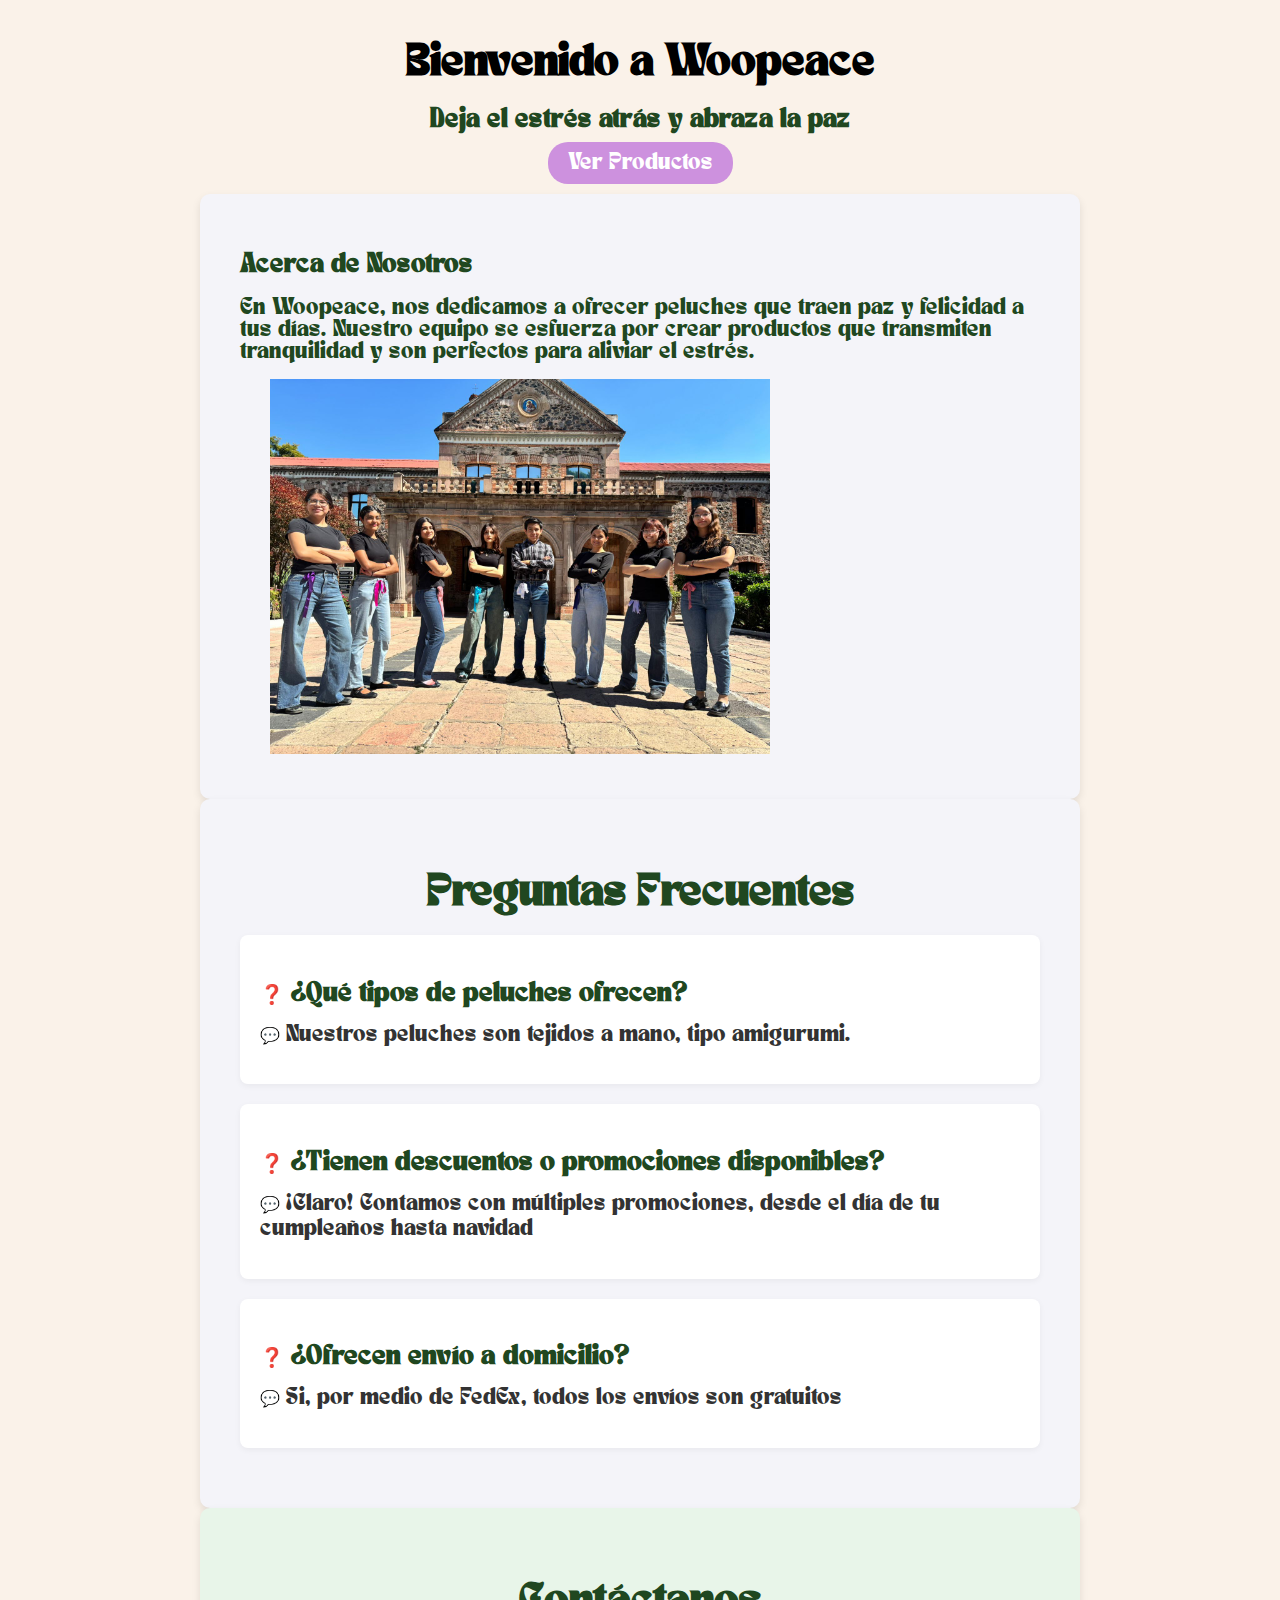
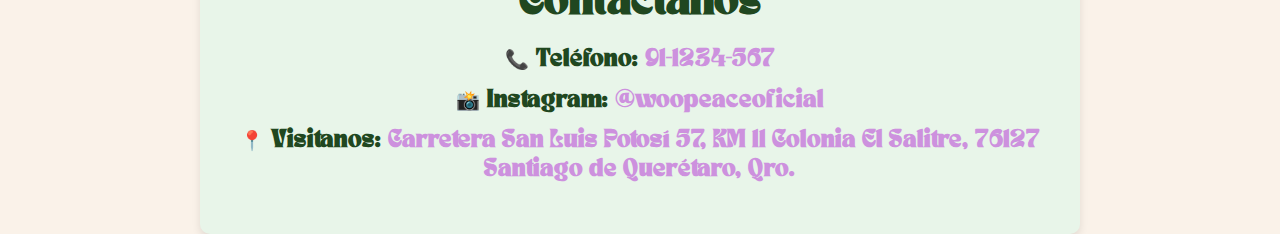
<file: index.html>
<!DOCTYPE html>
<html lang="es">

<head>
    <meta charset="UTF-8">
    <meta name="viewport" content="width=device-width, initial-scale=1.0">
    <title>Woopeace - Peluches</title>
    <link rel="stylesheet" href="style.css">
</head>

<body>
    <header>
        <h1>Bienvenido a Woopeace</h1>
        <h3>Deja el estrés atrás y abraza la paz</h3>
        <a href="productos.html" class="btn">Ver Productos</a>
    </header>

    <!-- Sección Acerca de Nosotros -->
    <section id="about" class="about-us">
        <h3>Acerca de Nosotros</h3>
        <p>En Woopeace, nos dedicamos a ofrecer peluches que traen paz y felicidad a tus días. Nuestro equipo se esfuerza por crear productos que transmiten tranquilidad y son perfectos para aliviar el estrés.</p>

        <!-- Galería de imágenes del equipo -->
        <div class="gallery">
            <img src="img/equipo1.jpeg" alt="Miembro del equipo 1" class="team-image">
        </div>
    </section>

    <!-- Sección de FAQ -->
    <section id="faq" class="faq-section">
        <h3>Preguntas Frecuentes</h3>
        <div class="faq-item">
            <h4>¿Qué tipos de peluches ofrecen? </h4>
            <p>Nuestros peluches son tejidos a mano, tipo amigurumi.</p>
        </div>
        <div class="faq-item">
            <h4>¿Tienen descuentos o promociones disponibles?</h4>
            <p> ¡Claro! Contamos con múltiples promociones, desde el día de tu cumpleaños hasta navidad</p>
        </div>
        <div class="faq-item">
            <h4>¿Ofrecen envío a domicilio?</h4>
            <p> Si, por medio de FedEx, todos los envíos son gratuitos </p>
        </div>
    </section>
    <section id="contacto">
        <h3>Contáctanos</h3>
        <p><strong>Teléfono:</strong> <a href="tel:+1234567890">91-1234-567</a></p>
        <p><strong>Instagram:</strong> <a href="https://www.instagram.com/woopeaceoficial/" target="_blank">@woopeaceoficial</a></p>
        <p><strong>Visitanos:</strong>
            <a href="https://maps.app.goo.gl/7PkvWifGezmob4vHA" target="_blank">
                Carretera San Luis Potosí 57, KM 11 Colonia El Salitre, 76127 Santiago de Querétaro, Qro.
            </a>
        </p>
    </section>
</body>
</html>
</file>
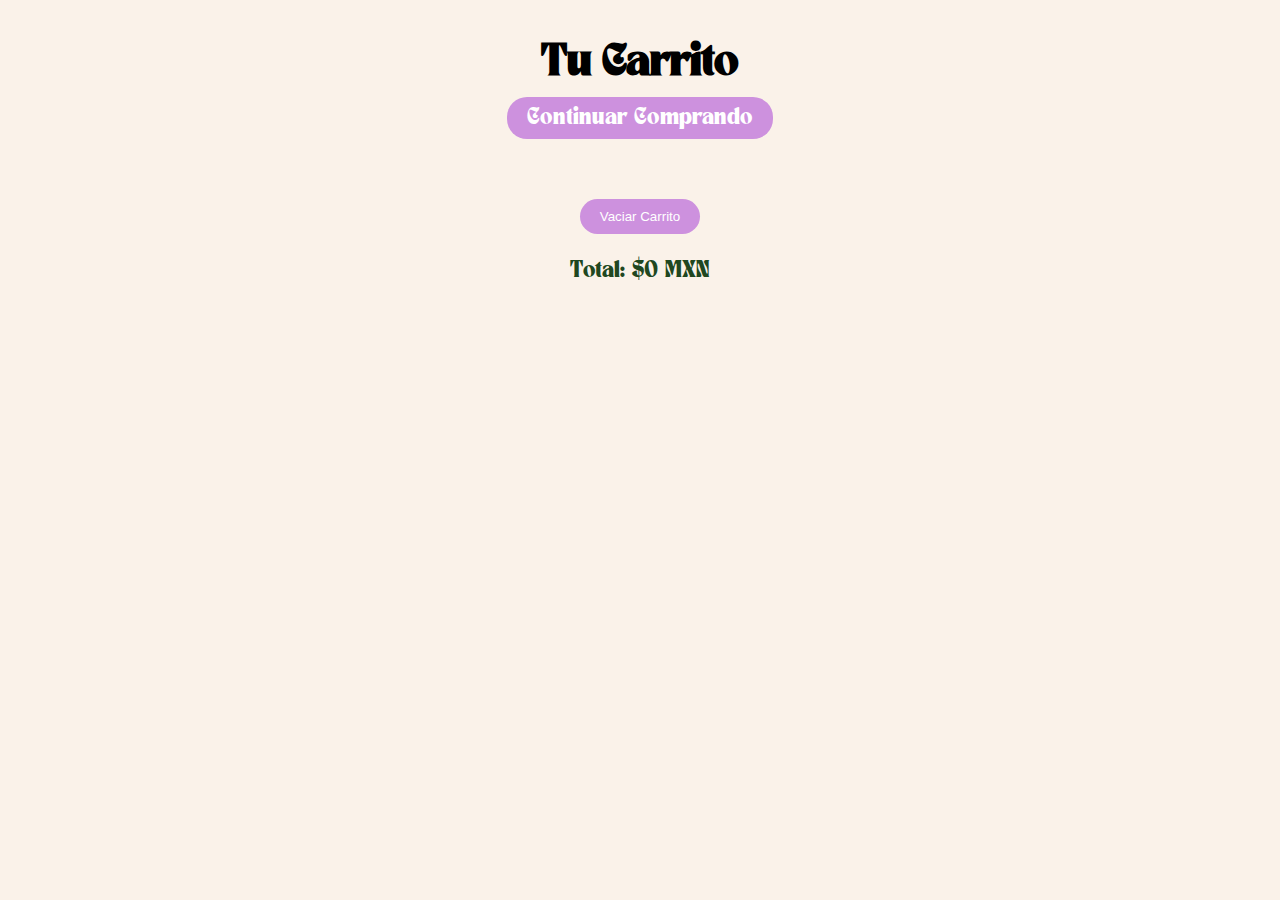
<file: carrito.html>
<!DOCTYPE html>
<html lang="es">
<head>
  <meta charset="UTF-8">
  <meta name="viewport" content="width=device-width, initial-scale=1.0">
  <title>Carrito - Woopeace</title>
  <link rel="stylesheet" href="style.css">
  <script src="app.js" defer></script>
</head>
<body>
  <header>
    <h1>Tu Carrito</h1>
    <a href="productos.html" class="btn">Continuar Comprando</a>
  </header>
  <section id="carrito">

  </section>
  <footer>
    <button id="vaciar-carrito" class="btn" onclick="vaciarCarrito()">Vaciar Carrito</button>
    <p id="total">Total: $0 MXN</p>
  </footer>
</body>
</html>
</file>
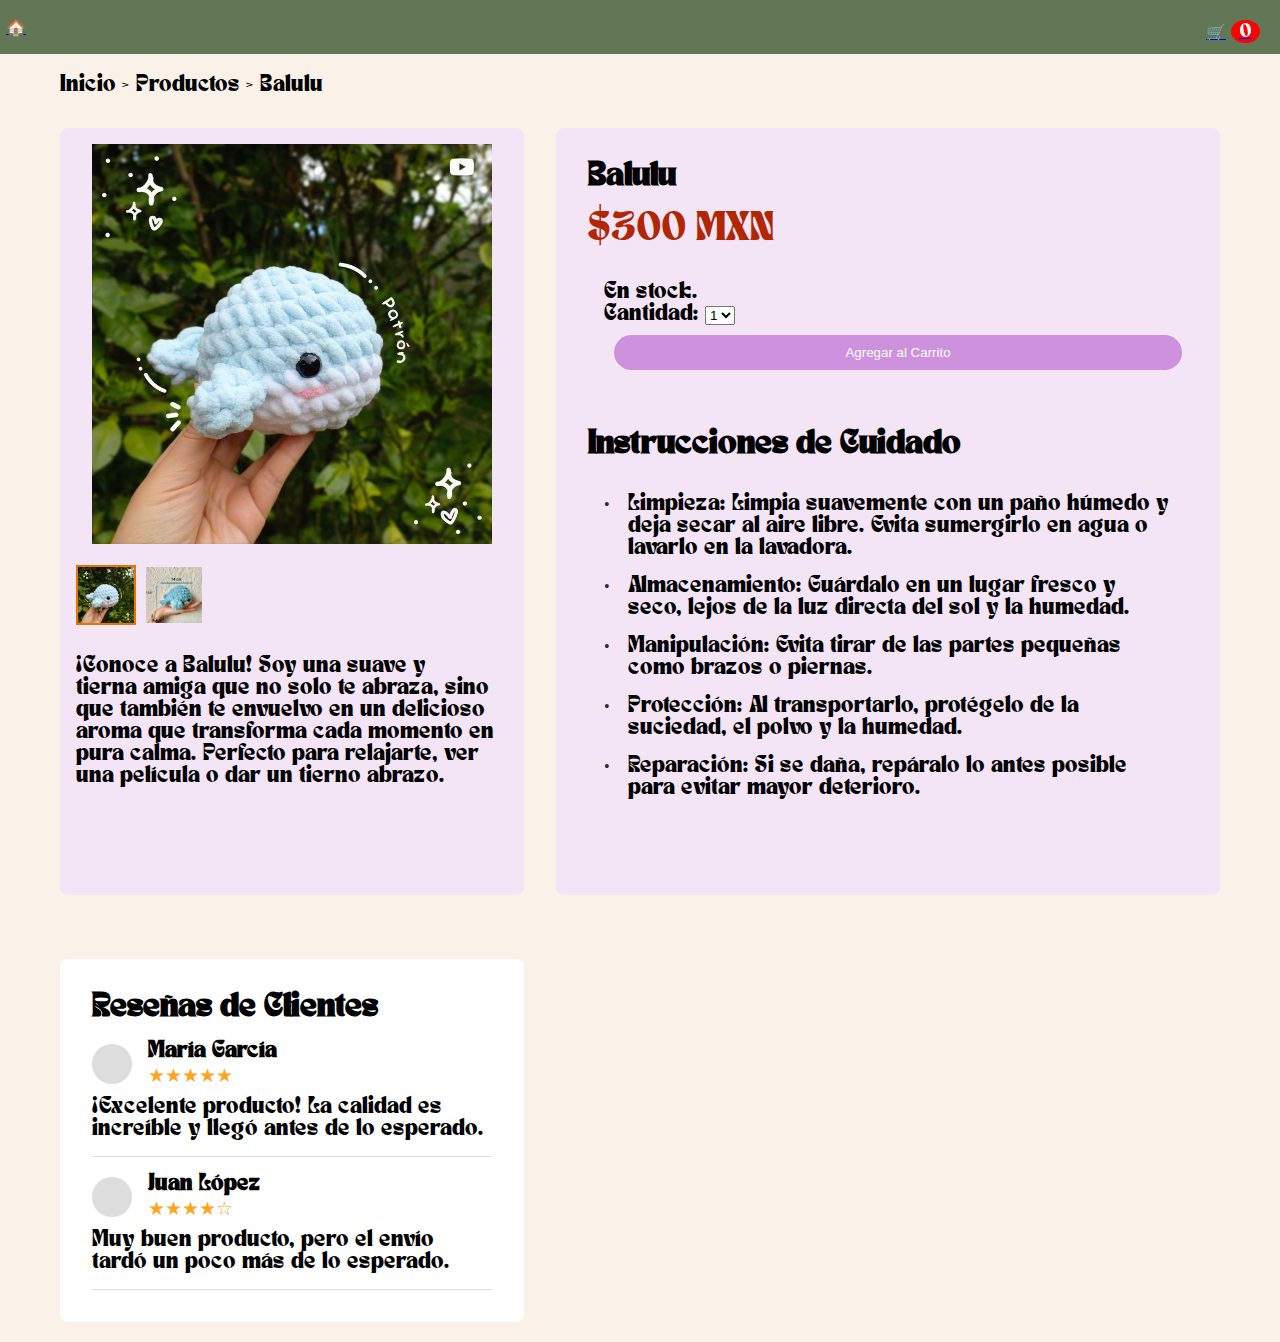
<file: productoIndividual.html>
<!DOCTYPE html>
<html lang="es">

<head>
  <meta charset="UTF-8">
  <meta name="viewport" content="width=device-width, initial-scale=1.0">
  <title>Detalles del Producto</title>
  <link rel="stylesheet" href="productoIndividual.css">
</head>

<body>
  <div class="header">
    <a href="productos.html" class="home">
      🏠
    </a>
    <a href="carrito.html" class="carrito-icono">
      🛒 <span id="carrito-contador" class="carrito-contador">0</span>
    </a>
  </div>

  <div class="container">
    <div class="breadcrumb">
      Inicio > Productos > <span id="productName"></span>
    </div>

    <div class="product-grid">
      <div class="gallery-container">
        <img id="mainImage" class="main-image" alt="Producto">
        <div class="thumbnail-container" id="thumbnails"></div>
        <span id="descripcion" class="descripcion"></span>
      </div>

      <div class="product-info">
        <h1 class="product-title" id="productTitle"></h1>
        <div class="price">$<span id="productPrice"></span> MXN</div>

        <div class="buy-box">
          <div class="stock-status">En stock.</div>
          <div class="quantity-selector">
            <label for="quantity">Cantidad:</label>
            <select id="quantity">
              <option value="1">1</option>
              <option value="2">2</option>
              <option value="3">3</option>
              <option value="4">4</option>
              <option value="5">5</option>
            </select>
          </div>
          <button class="btn btn-primary" onclick="agregarAlCarrito()">
            Agregar al Carrito
          </button>
        </div>

        <div class="care-instructions">
          <h2 class="care-title">Instrucciones de Cuidado</h2>
          <ul class="care-list">
            <li class="care-item">Limpieza: Limpia suavemente con un paño húmedo y deja secar al aire libre. Evita
              sumergirlo en agua o lavarlo en la lavadora.</li>
            <li class="care-item">Almacenamiento: Guárdalo en un lugar fresco y seco, lejos de la luz directa del sol y
              la humedad.</li>
            <li class="care-item">Manipulación: Evita tirar de las partes pequeñas como brazos o piernas.</li>
            <li class="care-item">Protección: Al transportarlo, protégelo de la suciedad, el polvo y la humedad.</li>
            <li class="care-item">Reparación: Si se daña, repáralo lo antes posible para evitar mayor deterioro.</li>
          </ul>
        </div>
      </div>
      <div class="reviews-section">
        <h2>Reseñas de Clientes</h2>
        <div class="review-card">
          <div class="review-header">
            <div class="user-avatar"></div>
            <div>
              <strong>María García</strong>
              <div class="star-rating">★★★★★</div>
            </div>
          </div>
          <p>¡Excelente producto! La calidad es increíble y llegó antes de lo esperado.</p>
        </div>
        <div class="review-card">
          <div class="review-header">
            <div class="user-avatar"></div>
            <div>
              <strong>Juan López</strong>
              <div class="star-rating">★★★★☆</div>
            </div>
          </div>
          <p>Muy buen producto, pero el envío tardó un poco más de lo esperado.</p>
        </div>
      </div>
    </div>
    <!-- HTML para el popup de selección de aromas -->
    <div id="aromaModal"
      style="display: none; position: fixed; top: 0; left: 0; width: 100%; height: 100%; background: rgba(0,0,0,0.5); align-items: center; justify-content: center;">
      <div style="background: white; padding: 20px; border-radius: 8px; text-align: center;">
        <h3>Selecciona un aroma</h3>
        <p id="modalTitle">Selecciona un aroma para el producto</p>
        <div id="aromaOptions">
          <label><input type="radio" name="aroma" value="Romero"> Romero</label><br>
          <label><input type="radio" name="aroma" value="Lavanda"> Lavanda</label><br>
          <label><input type="radio" name="aroma" value="Mandarina"> Mandarina</label><br>
        </div>
        <button onclick="confirmarAroma()">Confirmar</button>
      </div>
    </div>

    <script src="app.js"></script>
</body>

</html>
</file>
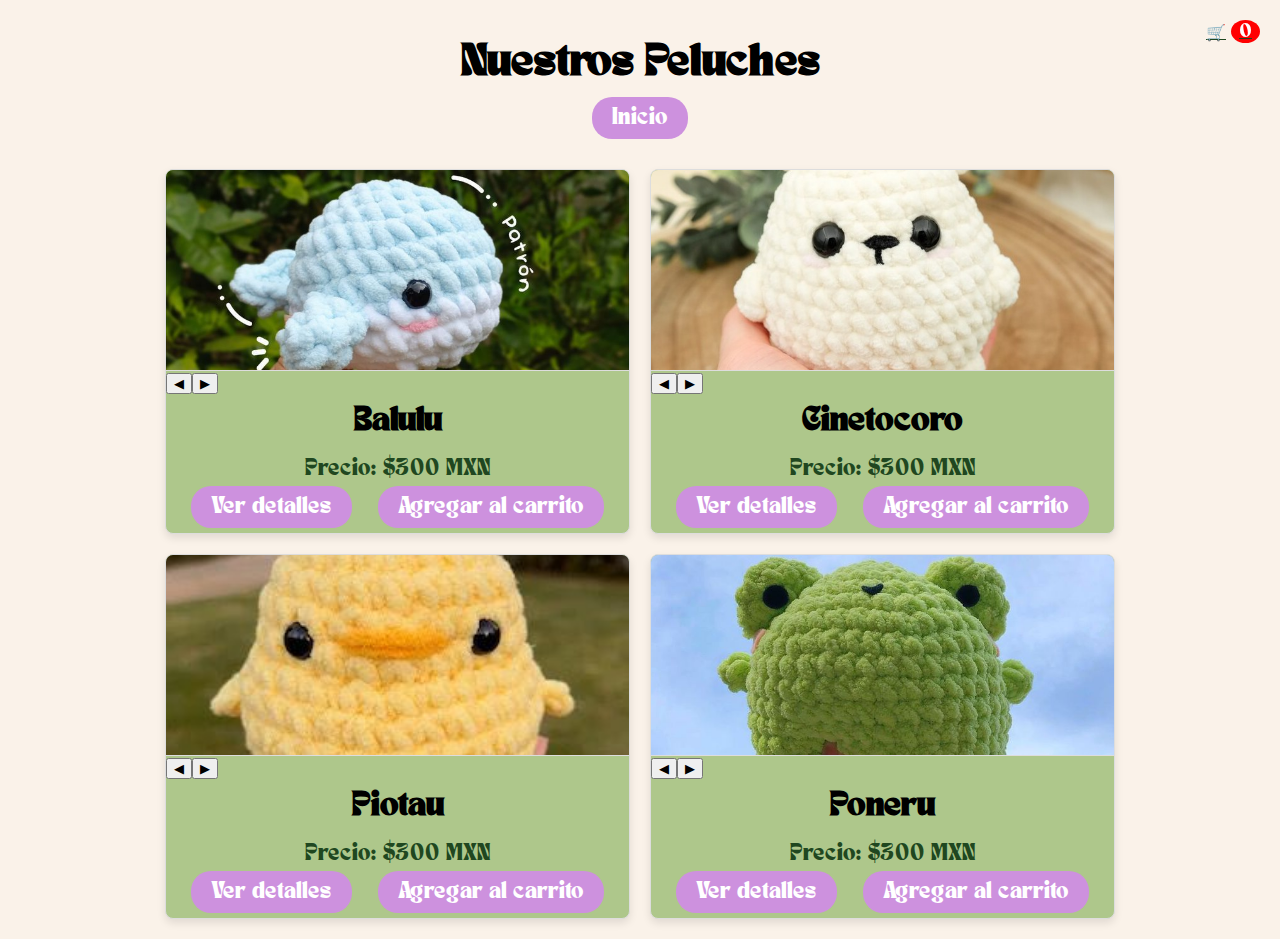
<file: productos.html>
<!DOCTYPE html>
<html lang="es">
<head>
  <meta charset="UTF-8">
  <meta name="viewport" content="width=device-width, initial-scale=1.0">
  <title>Productos - Woopeace</title>
  <link rel="stylesheet" href="style.css">
  <script src="app.js" defer></script>
</head>
<body>
  <a href="carrito.html" class="carrito-icono">
    🛒 <span id="carrito-contador" class="carrito-contador">0</span>
  </a>
  <header>
    <h1>Nuestros Peluches</h1>
    <a href="index.html" class="btn">Inicio</a>
  </header>
  <section id="productos" class="galeria">
    <!-- Los productos se generan con JavaScript -->
  </section>
  <!-- HTML para el popup de selección de aromas -->
<div id="aromaModal" style="display: none; position: fixed; top: 0; left: 0; width: 100%; height: 100%; background: rgba(0,0,0,0.5); align-items: center; justify-content: center;">
  <div style="background: white; padding: 20px; border-radius: 8px; text-align: center;">
    <h3>Selecciona un aroma</h3>
    <p id="modalTitle">Selecciona un aroma para el producto</p>
    <div id="aromaOptions">
      <label><input type="radio" name="aroma" value="Romero"> Romero</label><br>
      <label><input type="radio" name="aroma" value="Lavanda"> Lavanda</label><br>
      <label><input type="radio" name="aroma" value="Mandarina"> Mandarina</label><br>
    </div>
    <button onclick="confirmarAroma()">Confirmar</button>
  </div>
</div>

</body>
</html>
</file>
<file: style.css>
@font-face {
    font-family: "TAN nimbus";
    src: url("./TAN-NIMBUS.ttf") format("truetype"); /* Ruta a la fuente y su formato */
    font-weight: normal;
    font-style: normal;
  }
body {
    font-family: "TAN nimbus",Arial, sans-serif;
    margin: 0;
    padding: 0;
    display: flex;
    flex-direction: column;
    align-items: center;
    background-color: #faf2e9;
  }
  header {
    text-align: center;
    margin: 20px;
  }
  
  #productos, #carrito {
    display: flex;
    flex-wrap: wrap;
    justify-content: center;
    gap: 20px;
    padding: 20px;
  }
  
  .producto, .carrito-item {
    border: 1px solid #ddd;
    padding: 10px;
    width: 200px;
    text-align: center;
  }
  
  .btn {
    padding: 10px 20px;
    background-color: #cd91de;
    color: white;
    border: none;
    text-decoration: none;
    cursor: pointer;
    margin: 10px;
    border-radius: 20px;
  }
  
  .galeria{
    display: grid;
    grid-template-columns: repeat(auto-fit, minmax(250px, 1fr));
    gap: 20px;
    padding: 20px;
    width: 100%;
    max-width: 1200px;
  }
  .producto-card {
    border: 1px solid #ddd;
    border-radius: 8px;
    box-shadow: 0px 4px 8px rgba(0, 0, 0, 0.1);
    overflow: hidden;
    background-color: #aec78b;
    transition: transform 0.2s ease;
  }
  
  .producto-card:hover {
    transform: scale(1.05);
  }
  
  .producto-card img {
    width: 100%;
    border-bottom: 1px solid #ddd;
  }
  
  .card-content {
    padding: 15px;
    text-align: center;
  }
  
  .carousel-container {
    position: relative;
    width: 100%;
    height: 200px;
  }
  
  .carousel-container img {
    width: 100%;
    height: 200px;
    object-fit: cover;
    display: none;
  }
  
  .carousel-container img.active {
    display: block;
  }
  
  h3,a,p{
    color: #204720;
  }

  .carrito-icono {
    position: fixed;
    top: 20px;
    right: 20px;
    display: flex;
    align-items: center;
    cursor: pointer;
  }
  
  .carrito-contador {
    background-color: red;
    color: white;
    border-radius: 50%;
    padding: 2px 8px;
    font-size: 14px;
    margin-left: 5px;
  }
  .team-image{
    width: 500px;
    margin-left: 30px;
  }

  .faq-section, .about-us{
    margin-left:30px;
  }

  /* Estilo para la sección FAQ */
.faq-section, .about-us{
  background-color: #f4f4f9;
  padding: 40px;
  border-radius: 10px;
  max-width: 800px;
  margin: 0 auto;
  box-shadow: 0px 4px 8px rgba(0, 0, 0, 0.1);
}

.faq-section h3 {
  font-size: 2rem;
  color: #204720;
  text-align: center;
  margin-bottom: 20px;
}

.faq-item {
  margin-bottom: 20px;
  padding: 20px;
  background-color: #ffffff;
  border-radius: 8px;
  box-shadow: 0px 2px 6px rgba(0, 0, 0, 0.05);
  transition: transform 0.2s ease;
}

.faq-item:hover {
  transform: translateY(-5px);
}

.faq-item h4 {
  font-size: 1.2rem;
  color: #204720;
  margin-bottom: 10px;
}

.faq-item p {
  font-size: 1rem;
  color: #333;
  line-height: 1.6;
}

/* Opcional: Añadir iconos de preguntas y respuestas */
.faq-item h4::before {
  content: "❓ ";
  color: #cd91de;
  font-weight: bold;
}

.faq-item p::before {
  content: "💬 ";
  color: #cd91de;
  font-weight: bold;
}

/* Estilo para la sección de contacto */
#contacto {
  background-color: #e8f5e9;
  padding: 40px;
  border-radius: 10px;
  max-width: 800px;
  margin: 0 auto;
  box-shadow: 0px 4px 8px rgba(0, 0, 0, 0.1);
  text-align: center;
}

#contacto h3 {
  font-size: 2rem;
  color: #204720;
  margin-bottom: 20px;
}

#contacto p {
  font-size: 1.1rem;
  color: #333;
  margin: 10px 0;
  line-height: 1.6;
}

#contacto p strong {
  color: #204720;
}

#contacto a {
  color: #cd91de;
  text-decoration: none;
  font-weight: bold;
}

#contacto a:hover {
  text-decoration: underline;
  color: #b06cc7;
}

/* Añadir íconos opcionales */
#contacto p::before {
  content: "📞 ";
  font-size: 1.2rem;
  color: #cd91de;
}

#contacto p:nth-of-type(2)::before {
  content: "📸 ";
}

#contacto p:nth-of-type(3)::before {
  content: "📍 ";
}
</file>
<file: productoIndividual.css>
* {
    margin: 0;
    padding: 0;
    box-sizing: border-box;
}

@font-face {
    font-family: "TAN nimbus";
    src: url("./TAN-NIMBUS.ttf") format("truetype");
    /* Ruta a la fuente y su formato */
    font-weight: normal;
    font-style: normal;
}

body {
    font-family: "TAN nimbus";
    margin: 0;
    padding: 0;
    background-color: #faf2e9;
}

.header {
    background-color: #617755;
    padding: 1rem;
    color: white;
}

.carrito-icono {
    position: fixed;
    top: 1rem;
    right: 1rem;
    z-index: 1000;
}

.container {
    max-width: 1200px;
    margin: 0 auto;
    padding: 20px;
}

.product-grid {
    display: grid;
    grid-template-columns: minmax(0, 40%) minmax(0, 60%);
    gap: 2rem;
    margin-top: 2rem;
}

.gallery-container {
    position: relative;
    background: #f3e5f5;
    padding: 1rem;
    border-radius: 8px;
}

.main-image {
    width: 100%;
    height: 400px;
    object-fit: contain;
}

.thumbnail-container {
    display: flex;
    gap: 0.5rem;
    margin-top: 1rem;
    overflow-x: auto;
    margin-bottom: 30px;
}

.thumbnail {
    width: 60px;
    height: 60px;
    object-fit: cover;
    cursor: pointer;
    border: 2px solid transparent;
}

.thumbnail.active {
    border-color: #e77600;
}

.product-info {
    background: #f3e5f5;
    padding: 2rem;
    border-radius: 8px;
}

.product-title {
    font-size: 1.5rem;
    margin-bottom: 1rem;
}

.price {
    font-size: 1.8rem;
    color: #B12704;
    margin: 1rem 0;
}

.buy-box {
    background: #f3e5f5;
    padding: 1rem;
    border-radius: 8px;
    margin: 1rem 0;
}

.btn {
    width: 100%;
    padding: 0.8rem;
    margin: 0.5rem 0;
    border: none;
    border-radius: 20px;
    cursor: pointer;
    background-color: #cd91de;

    border: none;
    text-decoration: none;
    margin: 10px;
}

.btn-primary {
    background:#cd91de;;
}


.care-instructions {
    margin: 2rem 0;
}

.care-list {
    list-style: none;
    padding: 1rem;
}

.care-item {
    margin: 1rem 0;
    padding-left: 1.5rem;
    position: relative;
}

.care-item::before {
    content: "•";
    position: absolute;
    left: 0;
    color: #232f3e;
}

.reviews-section {
    margin-top: 2rem;
    background: white;
    padding: 2rem;
    border-radius: 8px;
}

.star-rating {
    color: #FFA41C;
    font-size: 1.2rem;
}

.review-card {
    border-bottom: 1px solid #ddd;
    padding: 1rem 0;
}

.review-header {
    display: flex;
    align-items: center;
    gap: 1rem;
    margin-bottom: 0.5rem;
}

.user-avatar {
    width: 40px;
    height: 40px;
    border-radius: 50%;
    background: #ddd;
}

.home {
    display: inline-flex;
    align-items: center;
    margin-left: -10px;
}

.carrito-icono {
    position: fixed;
    top: 20px;
    right: 20px;
    display: flex;
    align-items: center;
    cursor: pointer;
}

.carrito-contador {
    background-color: red;
    color: white;
    border-radius: 50%;
    padding: 2px 8px;
    font-size: 14px;
    margin-left: 5px;
}

.btn {
    padding: 10px 20px;
    background-color: #cd91de;
    color: white;
    border: none;
    text-decoration: none;
    cursor: pointer;
    margin: 10px;
}

@media (max-width: 768px) {
    .product-grid {
        grid-template-columns: 1fr;
    }
}
</file>
